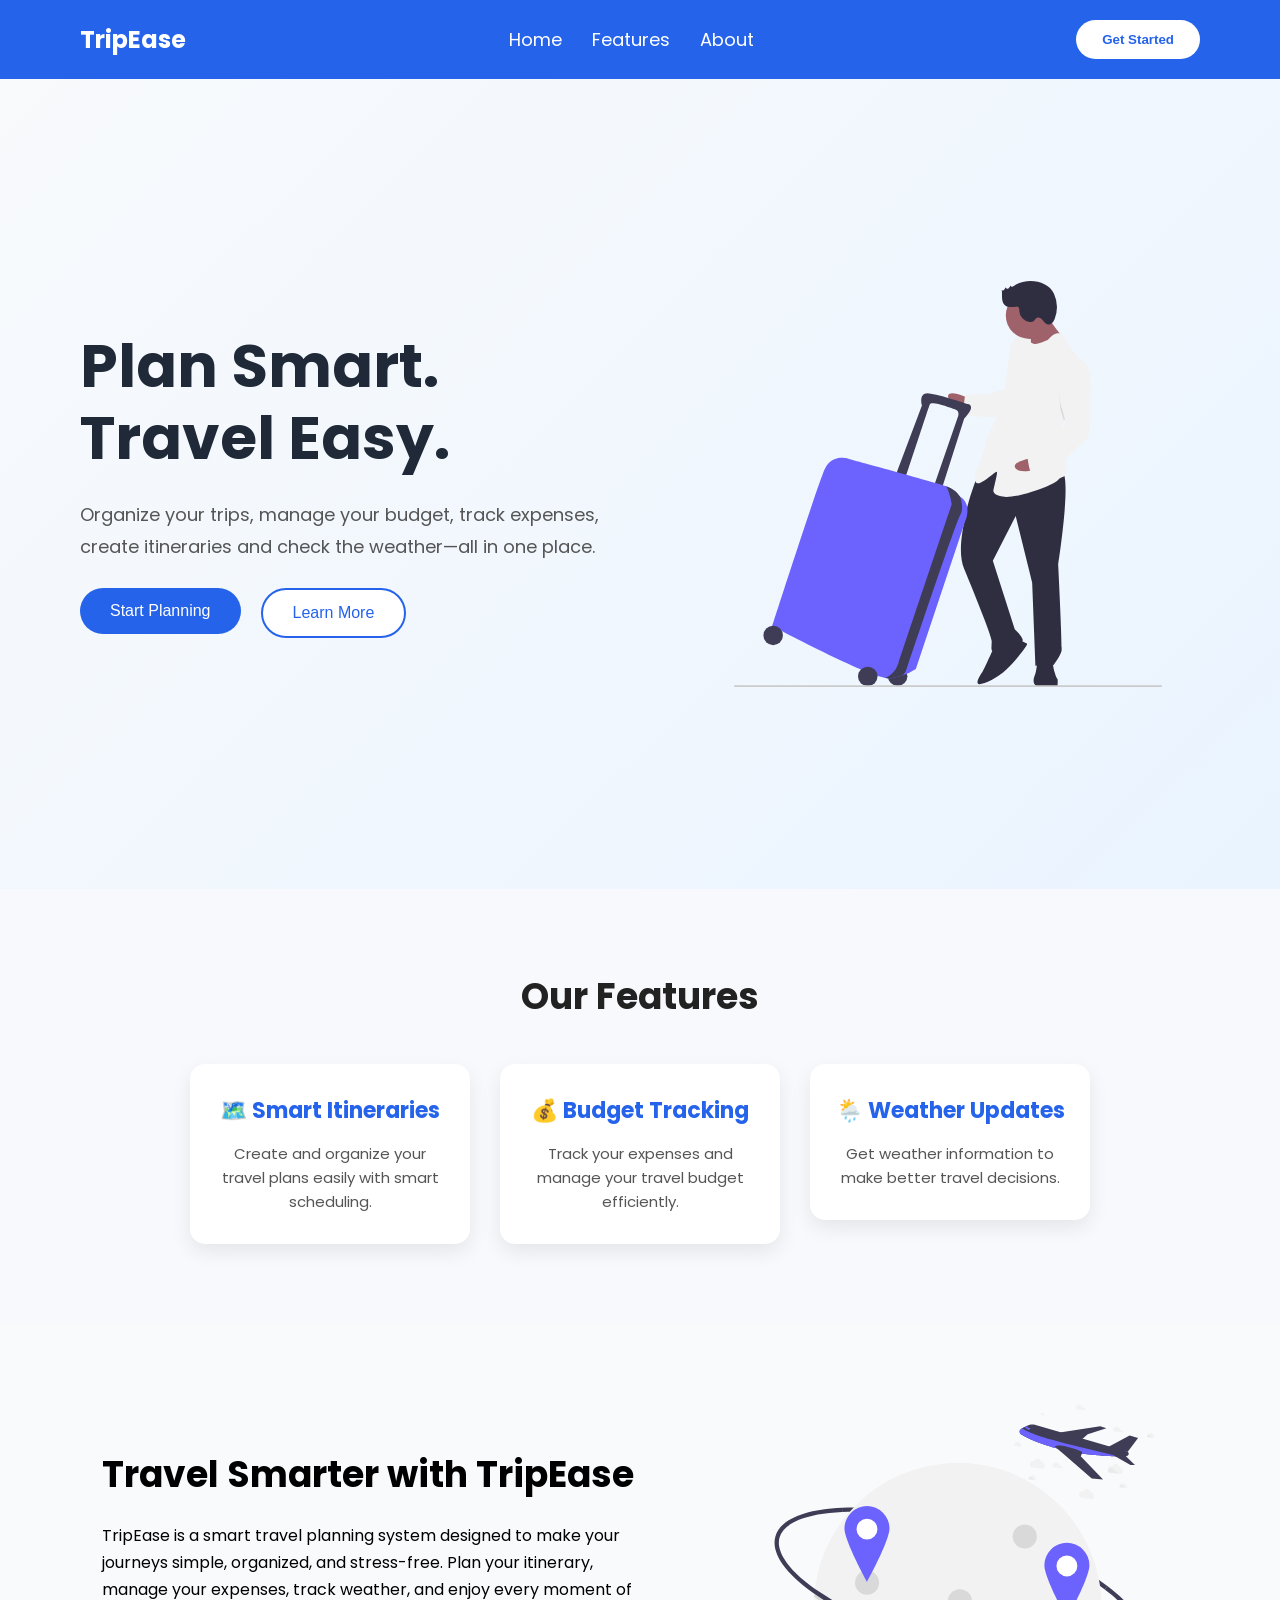
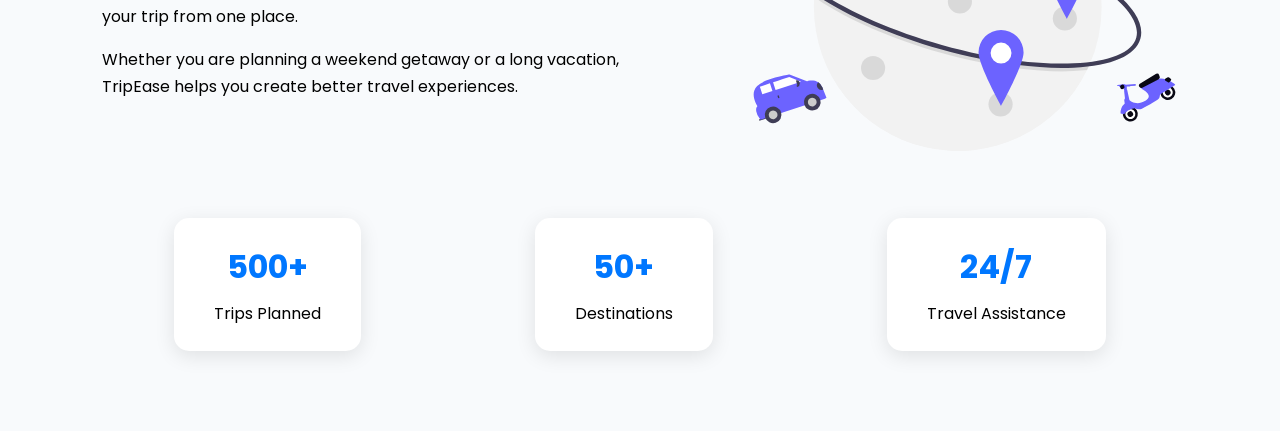
<file: index.html>
<!DOCTYPE html>
<html lang="en">
<head>
    <meta charset="UTF-8">
    <meta name="viewport" content="width=device-width, initial-scale=1.0">
    <title>TripEase - Smart Travel Planning System</title>
    <link rel="preconnect" href="https://fonts.googleapis.com">
<link rel="preconnect" href="https://fonts.gstatic.com" crossorigin>
<link href="https://fonts.googleapis.com/css2?family=Poppins:wght@300;400;500;600;700&display=swap" rel="stylesheet">
    
    <link rel="stylesheet" href="css/style.css">
</head>

<body>
    <header>
    <nav>
        <h2>TripEase</h2>

        <ul>
            <li><a href="#">Home</a></li>
            <li><a href="#features">Features</a></li>
            <li><a href="#about">About</a></li>

        </ul>

        <a href="planner.html">
          <button>Get Started</button>
        </a>
    </nav>
</header>

<main>

    <section class="hero">

        <div class="hero-text">

            <h1>Plan Smart.<br>Travel Easy.</h1>

            <p>
                Organize your trips, manage your budget,
                track expenses, create itineraries and
                check the weather—all in one place.
            </p>

            <div class="hero-buttons">
                <a href="planner.html">
    <button class="primary-btn">Start Planning</button>
                </a>
                <button class="secondary-btn">Learn More</button>
            </div>

        </div>

        <div class="hero-image">

            <img src="assets/images/travel.svg" alt="Travel Illustration">

        </div>

        </section>


    <section class="features" id="features">

        <h2>Our Features</h2>

        <div class="feature-container">
          <a href="planner.html" class="feature-link">
            <div class="feature-card">
                <h3>🗺️ Smart Itineraries</h3>
                <p>
                    Create and organize your travel plans easily with smart scheduling.
                </p>
            </div>
           </a>

           <a href="expenses.html" class="feature-link">
            <div class="feature-card">
                <h3>💰 Budget Tracking</h3>
                <p>
                    Track your expenses and manage your travel budget efficiently.
                </p>
            </div>
           </a>

           <a href="weather.html" class="feature-link">
            <div class="feature-card">
                <h3>🌦️ Weather Updates</h3>
                <p>
                    Get weather information to make better travel decisions.
                </p>
            </div>
           </a>
        </div>

    </section>

    <section class="about" id="about">
        <div class="about-content">

        <div class="about-text">

            <h2>Travel Smarter with TripEase</h2>

            <p>
                TripEase is a smart travel planning system designed to make
                your journeys simple, organized, and stress-free.
                Plan your itinerary, manage your expenses, track weather,
                and enjoy every moment of your trip from one place.
            </p>

            <p>
                Whether you are planning a weekend getaway or a long vacation,
                TripEase helps you create better travel experiences.
            </p>

        </div>


        <div class="about-image">

            <img src="assets/images/about.svg" alt="Travel Planning">

        </div>

    </div>

    <div class="about-stats">

    <div class="stat">
        <h3>500+</h3>
        <p>Trips Planned</p>
    </div>

    <div class="stat">
        <h3>50+</h3>
        <p>Destinations</p>
    </div>

    <div class="stat">
        <h3>24/7</h3>
        <p>Travel Assistance</p>
    </div>

    </div>
    </section>

 
</main>

<script src="js/script.js"></script>

</body>



</html>
</file>
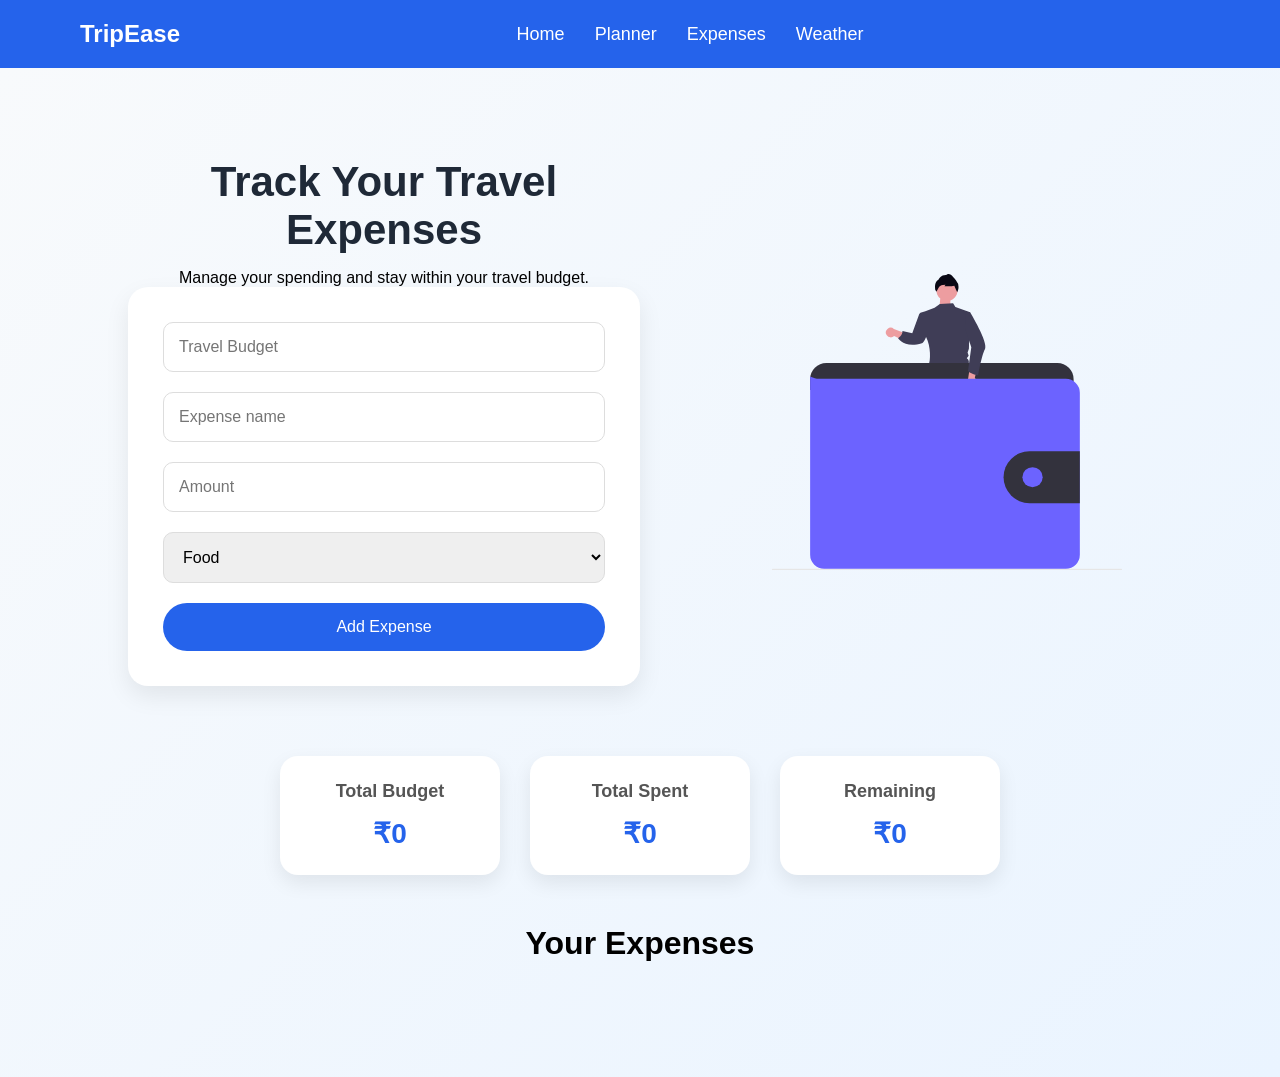
<file: expenses.html>
<!DOCTYPE html>
<html lang="en">
<head>
    <meta charset="UTF-8">
    <meta name="viewport" content="width=device-width, initial-scale=1.0">
    <title>Expense Tracker - TripEase</title>

    <link rel="stylesheet" href="css/style.css">
</head>

<body>

<header>
    <nav>
        <h2>TripEase</h2>

        <ul>
            <li><a href="index.html">Home</a></li>
            <li><a href="planner.html">Planner</a></li>
            <li><a href="expenses.html">Expenses</a></li>
            <li><a href="weather.html">Weather</a></li>
        </ul>

        
    </nav>
</header>


<main>

<section class="expenses">

<div class="expense-header">


    <div class="expense-text">

        <h1>Track Your Travel Expenses</h1>

        <p>
            Manage your spending and stay within your travel budget.
        </p>


        <div class="expense-box">

            <input type="number" id="travel-budget" placeholder="Travel Budget">

            <input type="text" placeholder="Expense name">


            <input type="number" placeholder="Amount">


            <select>
                <option>Food</option>
                <option>Hotel</option>
                <option>Transport</option>
                <option>Shopping</option>
            </select>


            <button id="add-expense">
                Add Expense
            </button>

        </div>

    </div>



    <div class="expense-image">

        <img src="assets/images/expense.svg" alt="Expense Tracking">

    </div>


</div>


    <div class="expense-result">


    <div class="expense-summary">

        <div class="summary-card">

            <h3>Total Budget</h3>

            <p>
            ₹<span id="total-budget">0</span>
            </p>

        </div>


        <div class="summary-card">

            <h3>Total Spent</h3>
            <p>
                ₹<span id="total-expense">0</span>
            </p>

        </div>


        <div class="summary-card">

            <h3>Remaining</h3>

           <p>
            ₹<span id="remaining-budget">0</span>       
            </p>

        </div>

    </div>



    <h2>Your Expenses</h2>


    <div id="expense-list"></div>


</div>


</section>

</main>


<script src="js/script.js"></script>

</body>
</html>
</file>
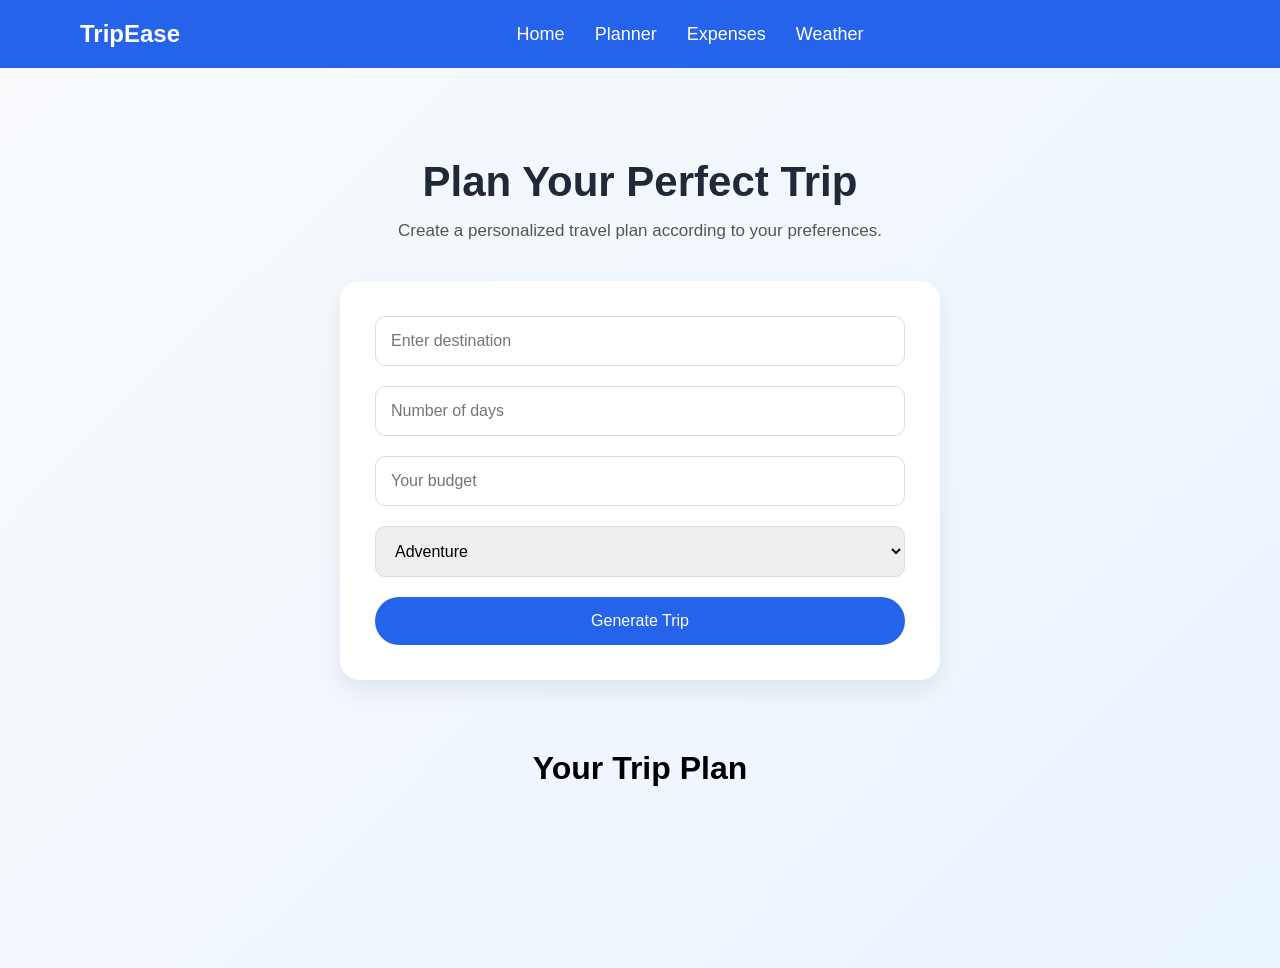
<file: planner.html>
<!DOCTYPE html>
<html lang="en">
<head>
    <meta charset="UTF-8">
    <meta name="viewport" content="width=device-width, initial-scale=1.0">
    <title>Trip Planner - TripEase</title>

    <link rel="stylesheet" href="css/style.css">
</head>

<body>

<header>
    <nav>
        <h2>TripEase</h2>

        <ul>
            <li><a href="index.html">Home</a></li>
            <li><a href="planner.html">Planner</a></li>
            <li><a href="expenses.html">Expenses</a></li>
            <li><a href="weather.html">Weather</a></li>
        </ul>

        
    </nav>
</header>


<main>

    <section class="planner">

        <h1>Plan Your Perfect Trip</h1>

        <p>Create a personalized travel plan according to your preferences.</p>

        <div class="planner-box">

            <input type="text" placeholder="Enter destination">

            <input type="number" placeholder="Number of days">

            <input type="number" placeholder="Your budget">

            <select>
                <option>Adventure</option>
                <option>Relaxation</option>
                <option>Luxury</option>
                <option>Backpacking</option>
            </select>

            <button id="generate-btn">Generate Trip</button>

        </div>

        <div class="trip-result">

         <h2>Your Trip Plan</h2>

         <div id="itinerary"></div>

        </div>

    </section>

</main>

<script src="js/script.js"></script>
</body>
</html>
</file>
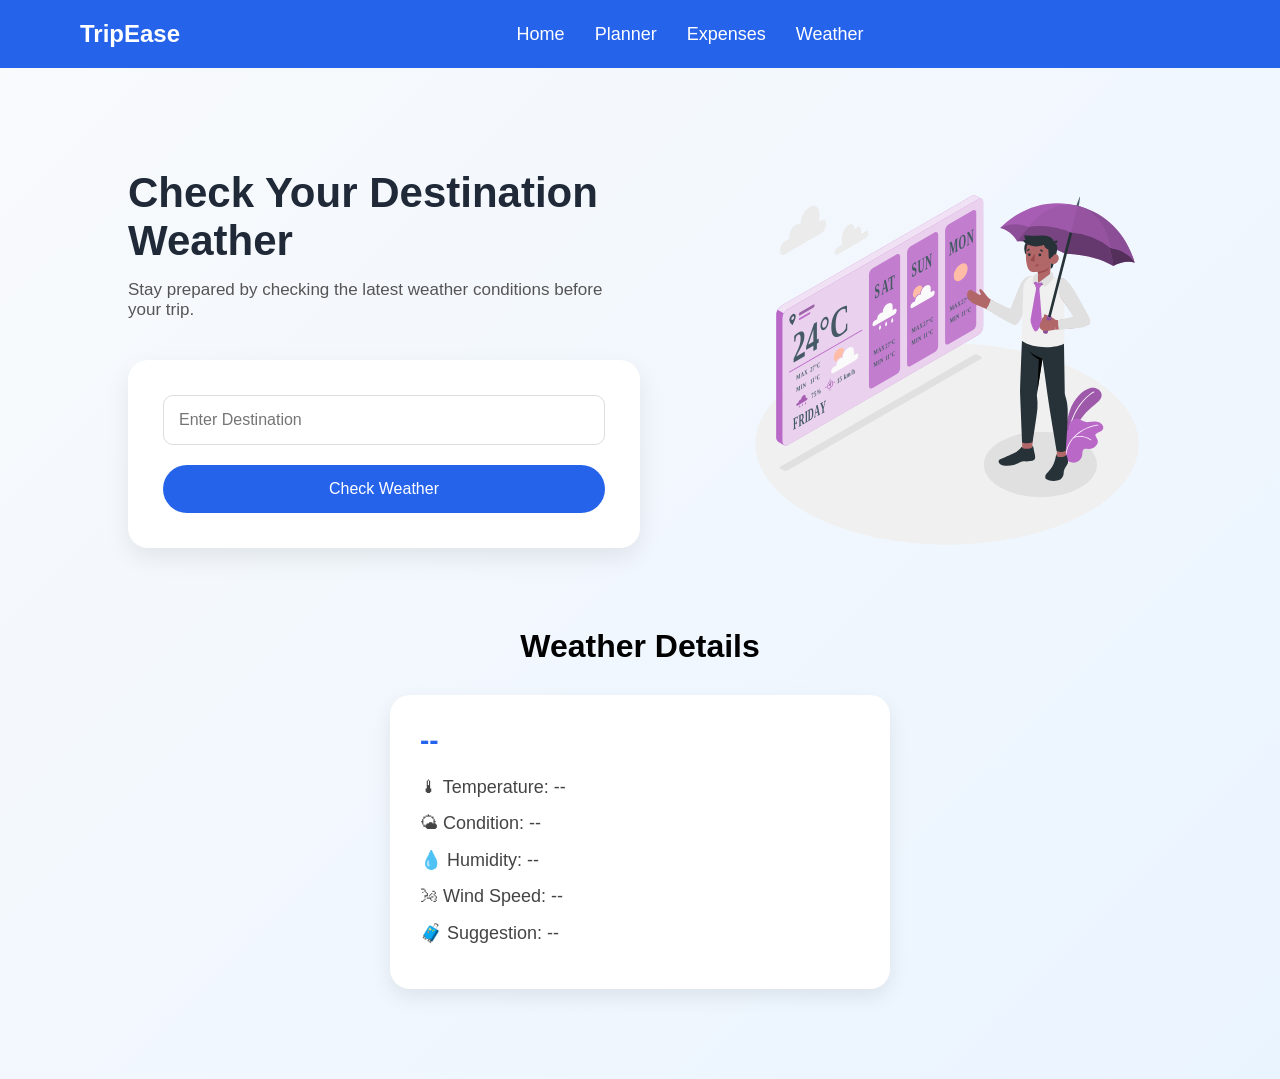
<file: weather.html>
<!DOCTYPE html>
<html lang="en">
<head>
    <meta charset="UTF-8">
    <meta name="viewport" content="width=device-width, initial-scale=1.0">
    <title>Weather - TripEase</title>

    <link rel="stylesheet" href="css/style.css">
</head>

<body>

<header>
    <nav>

        <h2>TripEase</h2>

        <ul>
            <li><a href="index.html">Home</a></li>
            <li><a href="planner.html">Planner</a></li>
            <li><a href="expenses.html">Expenses</a></li>
            <li><a href="weather.html">Weather</a></li>
        </ul>

    </nav>
</header>

<main>

<section class="weather">

    <div class="weather-header">

        <div class="weather-text">

            <h1>Check Your Destination Weather</h1>

            <p>
                Stay prepared by checking the latest weather conditions before your trip.
            </p>

            <div class="weather-box">

                <input
                    type="text"
                    id="weather-city"
                    placeholder="Enter Destination"
                >

                <button id="check-weather">
                    Check Weather
                </button>

            </div>

        </div>

        <div class="weather-image">

            <img src="assets/images/weather.svg" alt="Weather">

        </div>

    </div>

    <div class="weather-result">

        <h2>Weather Details</h2>

        <div class="weather-card">

            <h3 id="city-name">--</h3>

            <p>🌡 Temperature: <span id="temperature">--</span></p>

            <p>🌤 Condition: <span id="condition">--</span></p>

            <p>💧 Humidity: <span id="humidity">--</span></p>

            <p>🌬 Wind Speed: <span id="wind">--</span></p>

            <p>🧳 Suggestion: <span id="suggestion">--</span></p>

        </div>

    </div>

</section>

</main>

<script src="js/script.js"></script>

</body>
</html>
</file>
<file: css/style.css>
html {
    scroll-behavior: smooth;
}

/* Remove default spacing */
*{
    margin:0;
    padding:0;
    box-sizing:border-box;
}

/* Font for entire website */
body{
    font-family: 'Poppins', sans-serif;
    background:#F8FAFC;
}

/* Navigation Bar */
nav{
    display:flex;
    align-items:center;

    padding:20px 80px;

    background-color:#2563EB;
}
header{
    position: sticky;
    top: 0;
    z-index: 1000;
}

/* Logo */
nav h2{
    color:white;
}

/* Navigation Links */
nav ul{
    display:flex;
    list-style:none;
    gap:30px;

    margin-left:auto;
    margin-right:auto;
}
nav ul li a{
    color:white;
    text-decoration:none;
    font-size:18px;
    transition:0.3s;
}

nav ul li a:hover{
    color:#FFD166;
}

/* Button */
nav button{
    background:white;
    color:#2563EB;
    border:none;
    padding:12px 26px;
    border-radius:50px;
    cursor:pointer;
    font-weight:600;
    transition:0.3s;
}

nav button:hover{
    background:#1D4ED8;
    color:white;
    transform:translateY(-3px);
}

/* HERO SECTION */

.hero{
    display:flex;
    justify-content:space-between;
    align-items:center;

    padding:120px 80px;

    min-height:90vh;

    background:linear-gradient(
        135deg,
        #F8FAFC,
        #EAF4FF
    );
}

.hero-text{
    width:50%;
}

.hero-text h1{
    font-size:60px;
    color:#1F2937;
    line-height:1.2;
}

.hero-text p{
    margin:25px 0;
    font-size:18px;
    color:#555;
    line-height:1.8;
}

.hero-buttons{
    display:flex;
    gap:20px;
}

.primary-btn{
    background:#2563EB;
    color:white;
    border:none;
    padding:14px 30px;
    border-radius:50px;
    cursor:pointer;
    font-size:16px;
}

.secondary-btn{
    background:white;
    color:#2563EB;
    border:2px solid #2563EB;
    padding:14px 30px;
    border-radius:50px;
    cursor:pointer;
    font-size:16px;
}

.hero-image{
    width:45%;
    display:flex;
    justify-content:center;
}

.hero-image img{
    width:85%;
    animation:float 4s ease-in-out infinite;
}

/* Button Hover Effects */

.primary-btn:hover{
    background:#1D4ED8;
    transform:translateY(-3px);
    transition:0.3s;
}

.secondary-btn:hover{
    background:#2563EB;
    color:white;
    transform:translateY(-3px);
    transition:0.3s;
}

.hero-image img{
    animation: float 4s ease-in-out infinite;
}

@keyframes float{

    0%{
        transform:translateY(0);
    }

    50%{
        transform:translateY(-15px);
    }

    100%{
        transform:translateY(0);
    }

}

/* Features Section */

.features {
    padding: 80px 10%;
    text-align: center;
    background-color: #f8f9fc;
}

.features h2 {
    font-size: 36px;
    margin-bottom: 40px;
    color: #222;
}


.feature-container {
    display: flex;
    justify-content: center;
    gap: 30px;
    flex-wrap: wrap;
}


.feature-card {
    background: white;
    width: 280px;
    padding: 30px 25px;
    border-radius: 15px;
    box-shadow: 0 8px 20px rgba(0,0,0,0.08);
    transition: transform 0.3s ease;
    cursor: pointer;
}


.feature-card:hover {
    transform: translateY(-8px);
}


.feature-card h3 {
    font-size: 22px;
    margin-bottom: 15px;
    color: #2563eb;
}


.feature-card p {
    font-size: 15px;
    line-height: 1.6;
    color: #555;
}

/* About Section */

.about {
    padding: 80px 8%;
}

.about-content {
    display: flex;
    align-items: center;
    justify-content: space-between;
    gap: 50px;
}

.about-text {
    width: 50%;
}

.about-text h2 {
    font-size: 36px;
    margin-bottom: 20px;
}

.about-text p {
    font-size: 16px;
    line-height: 1.7;
    margin-bottom: 15px;
}

.about-image {
    width: 40%;
}

.about-image img {
    width: 100%;
}


/* About Stats */

.about-stats {
    display: flex;
    justify-content: space-around;
    margin-top: 60px;
    gap: 30px;
}

.stat {
    background: white;
    padding: 25px 40px;
    text-align: center;
    border-radius: 15px;
    box-shadow: 0 5px 20px rgba(0,0,0,0.1);
}

.stat h3 {
    font-size: 32px;
    color: #0077ff;
    margin-bottom: 10px;
}

.stat p {
    font-size: 16px;
}

/* Planner Section */

.planner {
    min-height: 100vh;
    padding: 90px 10%;
    text-align: center;
    background: linear-gradient(
        135deg,
        #F8FAFC,
        #EAF4FF
    );
}

.planner h1 {
    font-size: 42px;
    color:#1F2937;
    margin-bottom:15px;
}

.planner > p {
    color:#555;
    font-size:17px;
    margin-bottom:40px;
}


.planner-box {

    background:white;

    max-width:600px;

    margin:auto;

    padding:35px;

    border-radius:20px;

    display:flex;

    flex-direction:column;

    gap:20px;

    box-shadow:0 10px 25px rgba(0,0,0,0.08);

}


.planner-box input,
.planner-box select {

    padding:15px;

    font-size:16px;

    border:1px solid #ddd;

    border-radius:10px;

}


.planner-box button {

    padding:15px;

    background:#2563EB;

    color:white;

    border:none;

    border-radius:50px;

    font-size:16px;

    cursor:pointer;

    transition:0.3s;

}


.planner-box button:hover {

    background:#1D4ED8;

    transform:translateY(-3px);

}


/* Generated Trip Result */

.trip-result {

    margin-top:70px;

}


.trip-result h2 {

    font-size:32px;

    margin-bottom:30px;

}


.day-card {

    background:white;

    max-width:600px;

    margin:20px auto;

    padding:25px;

    text-align:left;

    border-radius:15px;

    box-shadow:0 8px 20px rgba(0,0,0,0.08);

}


.day-card h3 {

    color:#2563EB;

    margin-bottom:15px;

}


.day-card p {

    line-height:1.8;

    color:#444;

}

/* Expense Tracker Section */

.expenses {

    min-height:100vh;

    padding:90px 10%;

    text-align:center;

    background:linear-gradient(
        135deg,
        #F8FAFC,
        #EAF4FF
    );

}


.expenses h1 {

    font-size:42px;

    color:#1F2937;

    margin-bottom:15px;

}


.expenses > p {

    color:#555;

    font-size:17px;

    margin-bottom:40px;

}


/* Expense Input Box */

.expense-box {

    background:white;

    max-width:600px;

    margin:0;

    padding:35px;

    border-radius:20px;

    display:flex;

    flex-direction:column;

    gap:20px;

    box-shadow:0 10px 25px rgba(0,0,0,0.08);

}


.expense-box input,
.expense-box select {

    padding:15px;

    font-size:16px;

    border:1px solid #ddd;

    border-radius:10px;

}


.expense-box button {

    padding:15px;

    background:#2563EB;

    color:white;

    border:none;

    border-radius:50px;

    font-size:16px;

    cursor:pointer;

    transition:0.3s;

}


.expense-box button:hover {

    background:#1D4ED8;

    transform:translateY(-3px);

}


/* Expense List */

.expense-result {

    margin-top:70px;

}


.expense-result h2 {

    font-size:32px;

    margin-bottom:25px;

}


.expense-card {

    background:white;

    max-width:600px;

    margin:20px auto;

    padding:20px;

    text-align:left;

    border-radius:15px;

    box-shadow:0 8px 20px rgba(0,0,0,0.08);

}


.expense-card h3 {

    color:#2563EB;

    margin-bottom:10px;

}

/* Expense Header Layout */

.expense-header {

    display:flex;

    align-items:center;

    justify-content:space-between;

    gap:50px;

}


.expense-text {

    width:50%;

}


.expense-image {

    width:40%;

    display:flex;

    justify-content:center;

}


.expense-image img {

    width:100%;

    max-width:350px;

    animation:float 4s ease-in-out infinite;

}

/* Expense Summary Cards */

.expense-summary {

    display:flex;

    justify-content:center;

    gap:30px;

    margin-bottom:50px;

}


.summary-card {

    background:white;

    width:220px;

    padding:25px;

    border-radius:18px;

    box-shadow:0 8px 20px rgba(0,0,0,0.08);

    transition:0.3s;

}


.summary-card:hover {

    transform:translateY(-5px);

}


.summary-card h3 {

    color:#555;

    font-size:18px;

    margin-bottom:15px;

}


.summary-card p {

    color:#2563EB;

    font-size:28px;

    font-weight:600;

}

/* Delete Expense Button */

.delete-expense {

    margin-top:18px;

    padding:10px 28px;

    background:linear-gradient(
        135deg,
        #EF4444,
        #DC2626
    );

    color:white;

    border:none;

    border-radius:50px;

    font-size:14px;

    font-weight:600;

    cursor:pointer;

    box-shadow:0 5px 15px rgba(239,68,68,0.3);

    transition:0.3s;

}


.delete-expense:hover {

    transform:translateY(-4px);

    box-shadow:0 10px 20px rgba(239,68,68,0.4);

}

/* Weather Section */

.weather{

    min-height:100vh;

    padding:90px 10%;

    background:linear-gradient(
        135deg,
        #F8FAFC,
        #EAF4FF
    );

}

.weather-header{

    display:flex;

    align-items:center;

    justify-content:space-between;

    gap:50px;

}

.weather-text{

    width:50%;

}

.weather-text h1{

    font-size:42px;

    color:#1F2937;

    margin-bottom:15px;

}

.weather-text p{

    color:#555;

    font-size:17px;

    margin-bottom:40px;

}

.weather-box{

    background:white;

    padding:35px;

    border-radius:20px;

    display:flex;

    flex-direction:column;

    gap:20px;

    box-shadow:0 10px 25px rgba(0,0,0,0.08);

}

.weather-box input{

    padding:15px;

    font-size:16px;

    border:1px solid #ddd;

    border-radius:10px;

}

.weather-box button{

    padding:15px;

    background:#2563EB;

    color:white;

    border:none;

    border-radius:50px;

    cursor:pointer;

    font-size:16px;

    transition:0.3s;

}

.weather-box button:hover{

    background:#1D4ED8;

    transform:translateY(-3px);

}

.weather-image{

    width:40%;

    display:flex;

    justify-content:center;

}

.weather-image img{

    width:100%;

    max-width:400px;

}

.weather-result{

    margin-top:70px;

    text-align:center;

}

.weather-result h2{

    font-size:32px;

    margin-bottom:30px;

}

.weather-card{

    background:white;

    max-width:500px;

    margin:auto;

    padding:30px;

    border-radius:20px;

    box-shadow:0 8px 20px rgba(0,0,0,0.08);

    text-align:left;

}

.weather-card h3{

    color:#2563EB;

    margin-bottom:20px;

    font-size:28px;

}

.weather-card p{

    margin:15px 0;

    font-size:18px;

    color:#444;

}

.feature-link{

    text-decoration: none;

    color: inherit;

    display: block;

}
</file>
